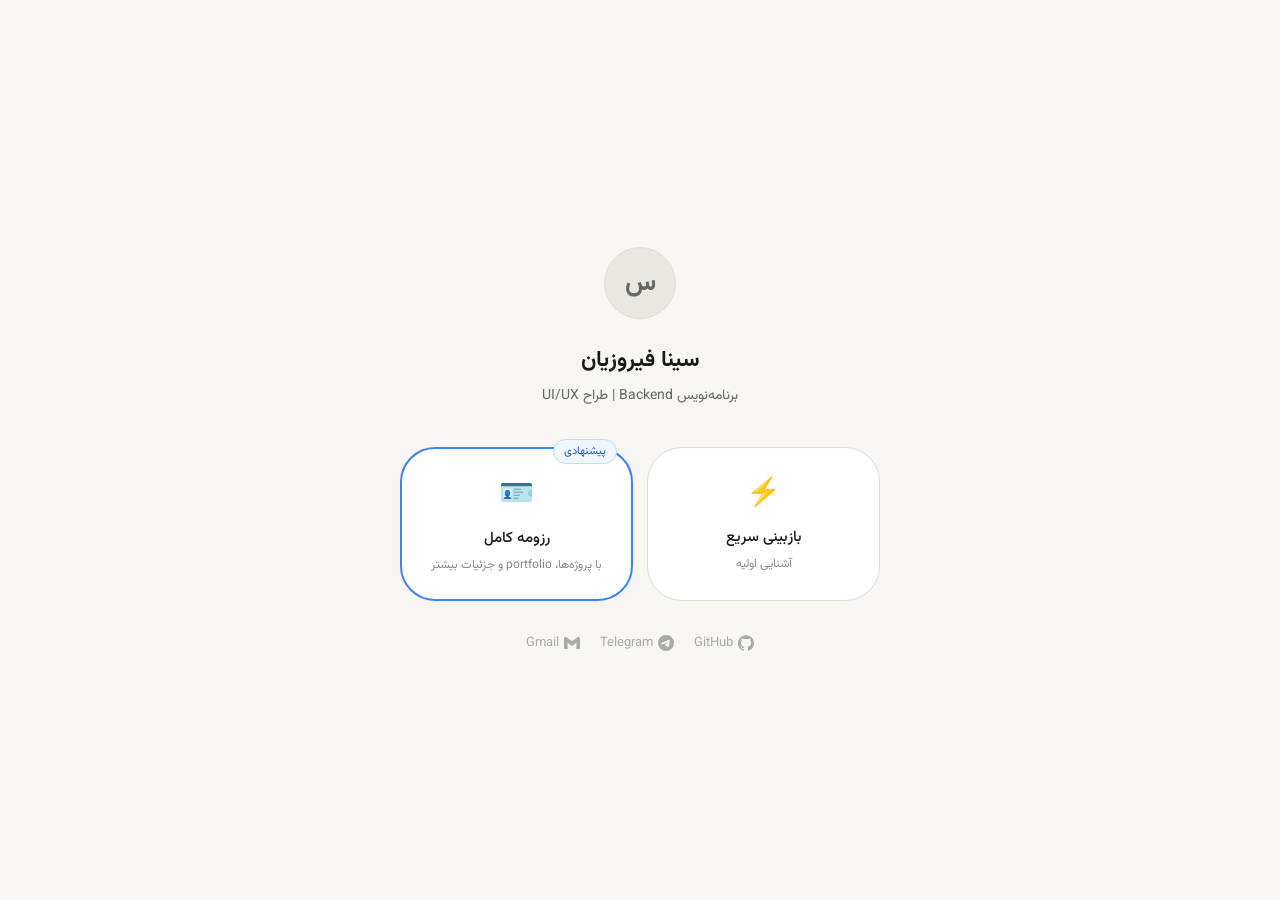
<file: index.html>
<!DOCTYPE html>
<html lang="fa" dir="rtl">

<head>
    <meta charset="UTF-8" />
    <meta name="viewport" content="width=device-width, initial-scale=1.0" />
    <title>سینا فیروزیان | رزومه</title>
    <meta name="description"
        content="رزومه رسمی سینا فیروزیان؛ معرفی سوابق کاری، مهارت‌ها، پروژه‌ها و راه‌های ارتباطی.">
    <link rel="preconnect" href="https://fonts.googleapis.com" />
    <link rel="preconnect" href="https://fonts.gstatic.com" crossorigin />
    <link href="https://fonts.googleapis.com/css2?family=Vazirmatn:wght@400;500;700&display=swap" rel="stylesheet" />
    <style>
        *,
        *::before,
        *::after {
            box-sizing: border-box;
            margin: 0;
            padding: 0;
        }

        body {
            font-family: 'Vazirmatn', sans-serif;
            background: #f7f6f3;
            color: #1a1a1a;
            min-height: 100vh;
            display: flex;
            align-items: center;
            justify-content: center;
            padding: 2rem 1rem;
        }

        .container {
            max-width: 480px;
            width: 100%;
            text-align: center;
        }

        .avatar {
            width: 72px;
            height: 72px;
            border-radius: 50%;
            background: #e9e7e2;
            display: flex;
            align-items: center;
            justify-content: center;
            margin: 0 auto 1.5rem;
            font-size: 26px;
            font-weight: 700;
            color: #666;
            border: 1px solid #ddd;
        }

        h1 {
            font-size: 22px;
            font-weight: 700;
            margin-bottom: 0.4rem;
        }

        .subtitle {
            font-size: 14px;
            color: #666;
            margin-bottom: 0.3rem;
        }

        .hint {
            font-size: 12px;
            color: #aaa;
            margin-bottom: 2.5rem;
        }

        .cards {
            display: grid;
            grid-template-columns: 1fr 1fr;
            gap: 14px;
            margin-bottom: 2rem;
        }

        .card {
            background: #fff;
            border: 1px solid #e0ddd8;
            border-radius: 35px;
            padding: 1.5rem 1rem;
            text-decoration: none;
            color: inherit;
            display: block;
            transition: border-color 0.15s, transform 0.1s;
            position: relative;
        }

        .card:hover {
            border-color: #b0aaa0;
            transform: translateY(-10px);
        }

        .card.featured {
            border: 2px solid #3b82f6;
        }

        .badge {
            position: absolute;
            top: -10px;
            right: 14px;
            background: #eff6ff;
            color: #1d4ed8;
            font-size: 11px;
            padding: 3px 10px;
            border-radius: 20px;
            border: 1px solid #bfdbfe;
        }

        .card-icon {
            font-size: 28px;
            margin-bottom: 10px;
            display: block;
        }

        .card-title {
            font-size: 15px;
            font-weight: 500;
            margin-bottom: 6px;
        }

        .card-desc {
            font-size: 12px;
            color: #888;
            line-height: 1.6;
        }

        .links {
            display: flex;
            gap: 20px;
            justify-content: center;
        }

        .links a {
            font-size: 13px;
            color: #aaa;
            text-decoration: none;
            display: flex;
            align-items: center;
            gap: 5px;
            transition: color 0.15s;
        }

        .links a:hover {
            color: #555;
        }

        .links svg {
            width: 16px;
            height: 16px;
            fill: currentColor;
        }

        @media (max-width: 360px) {
            .cards {
                grid-template-columns: 1fr;
            }
        }

        @media (prefers-color-scheme: dark) {
            body {
                background: #141414;
                color: #f0ede8;
            }

            .avatar {
                background: #2a2a2a;
                border-color: #333;
                color: #999;
            }

            .subtitle {
                color: #999;
            }

            .hint {
                color: #555;
            }

            .card {
                background: #1e1e1e;
                border-color: #2e2e2e;
            }

            .card:hover {
                border-color: #555;
            }

            .card.featured {
                border-color: #3b82f6;
            }

            .badge {
                background: #1e3a5f;
                color: #93c5fd;
                border-color: #2563eb;
            }

            .card-desc {
                color: #777;
            }

            .links a {
                color: #555;
            }

            .links a:hover {
                color: #aaa;
            }
        }
    </style>
</head>

<body>
    <div class="container">

        <div class="avatar">س</div>

        <h1>سینا فیروزیان</h1>
        <p class="subtitle">برنامه‌نویس Backend | طراح UI/UX</p>
        <p class="hint"></p>

        <div class="cards">

            <a href="/quick/index.html" class="card" target="_blank" rel="noopener">
                <span class="card-icon">⚡</span>
                <p class="card-title">بازبینی سریع</p>
                <p class="card-desc">آشنایی اولیه</p>
            </a>

            <a href="/full/index.html" class="card featured" target="_blank" rel="noopener">
                <span class="badge">پیشنهادی</span>
                <span class="card-icon">🪪</span>
                <p class="card-title">رزومه کامل</p>
                <p class="card-desc">با پروژه‌ها، portfolio و جزئیات بیشتر</p>
            </a>

        </div>

        <div class="links">
            <a href="https://github.com/sinafiruzian" target="_blank" rel="noopener">
                <svg viewBox="0 0 24 24" xmlns="http://www.w3.org/2000/svg">
                    <path
                        d="M12 .297c-6.63 0-12 5.373-12 12 0 5.303 3.438 9.8 8.205 11.385.6.113.82-.258.82-.577 0-.285-.01-1.04-.015-2.04-3.338.724-4.042-1.61-4.042-1.61C4.422 18.07 3.633 17.7 3.633 17.7c-1.087-.744.084-.729.084-.729 1.205.084 1.838 1.236 1.838 1.236 1.07 1.835 2.809 1.305 3.495.998.108-.776.417-1.305.76-1.605-2.665-.3-5.466-1.332-5.466-5.93 0-1.31.465-2.38 1.235-3.22-.135-.303-.54-1.523.105-3.176 0 0 1.005-.322 3.3 1.23.96-.267 1.98-.399 3-.405 1.02.006 2.04.138 3 .405 2.28-1.552 3.285-1.23 3.285-1.23.645 1.653.24 2.873.12 3.176.765.84 1.23 1.91 1.23 3.22 0 4.61-2.805 5.625-5.475 5.92.42.36.81 1.096.81 2.22 0 1.606-.015 2.896-.015 3.286 0 .315.21.69.825.57C20.565 22.092 24 17.592 24 12.297c0-6.627-5.373-12-12-12" />
                </svg>
                GitHub
            </a>
            <a href="https://t.me/Sinos60" target="_blank" rel="noopener">
                <svg viewBox="0 0 24 24" xmlns="http://www.w3.org/2000/svg">
                    <path
                        d="M11.944 0A12 12 0 0 0 0 12a12 12 0 0 0 12 12 12 12 0 0 0 12-12A12 12 0 0 0 12 0a12 12 0 0 0-.056 0zm4.962 7.224c.1-.002.321.023.465.14a.506.506 0 0 1 .171.325c.016.093.036.306.02.472-.18 1.898-.962 6.502-1.36 8.627-.168.9-.499 1.201-.82 1.23-.696.065-1.225-.46-1.9-.902-1.056-.693-1.653-1.124-2.678-1.8-1.185-.78-.417-1.21.258-1.91.177-.184 3.247-2.977 3.307-3.23.007-.032.014-.15-.056-.212s-.174-.041-.249-.024c-.106.024-1.793 1.14-5.061 3.345-.48.33-.913.49-1.302.48-.428-.008-1.252-.241-1.865-.44-.752-.245-1.349-.374-1.297-.789.027-.216.325-.437.893-.663 3.498-1.524 5.83-2.529 6.998-3.014 3.332-1.386 4.025-1.627 4.476-1.635z" />
                </svg>
                Telegram
            </a>
            <a href="mailto:firuziansina@gmail.com">
                <svg viewBox="0 0 24 24" xmlns="http://www.w3.org/2000/svg">
                    <path
                        d="M24 5.457v13.909c0 .904-.732 1.636-1.636 1.636h-3.819V11.73L12 16.64l-6.545-4.91v9.273H1.636A1.636 1.636 0 0 1 0 19.366V5.457c0-2.023 2.309-3.178 3.927-1.964L5.455 4.64 12 9.548l6.545-4.91 1.528-1.145C21.69 2.28 24 3.434 24 5.457z" />
                </svg>
                Gmail
            </a>
        </div>

    </div>
</body>

</html>
</file>
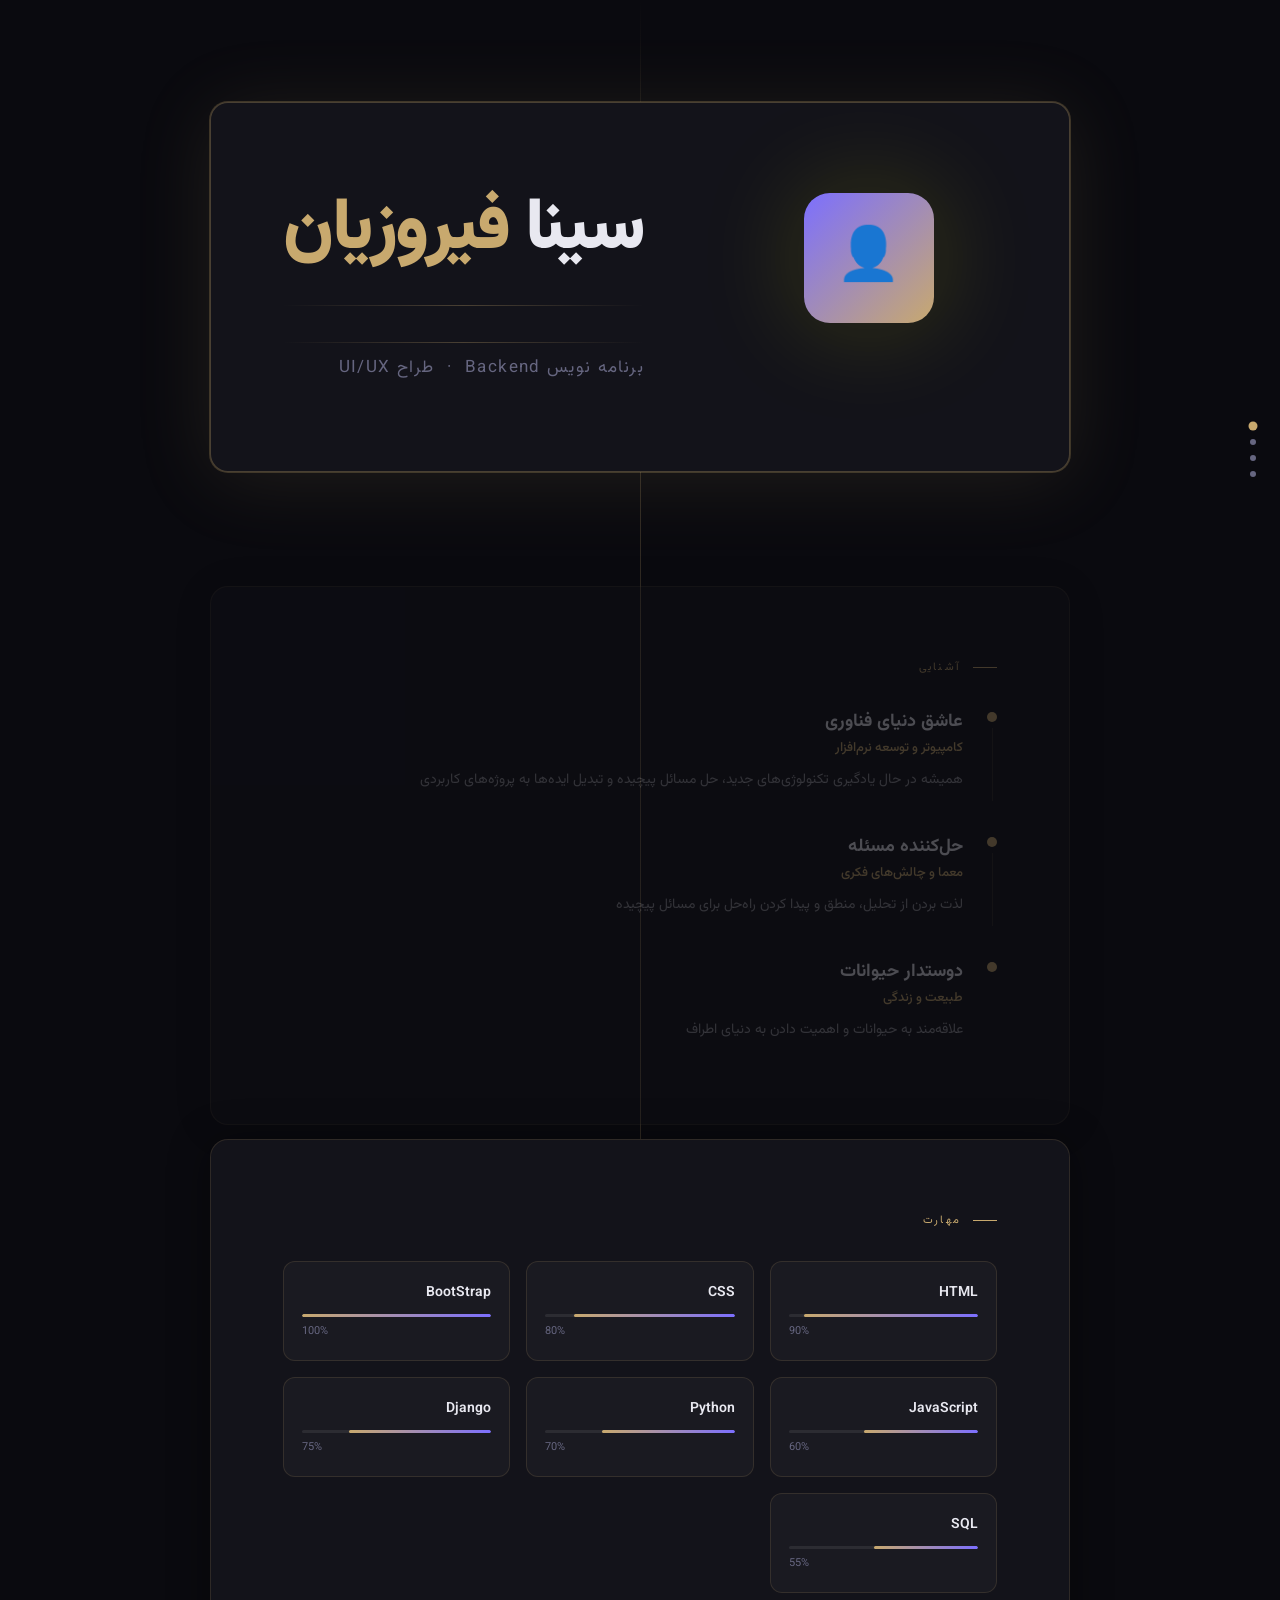
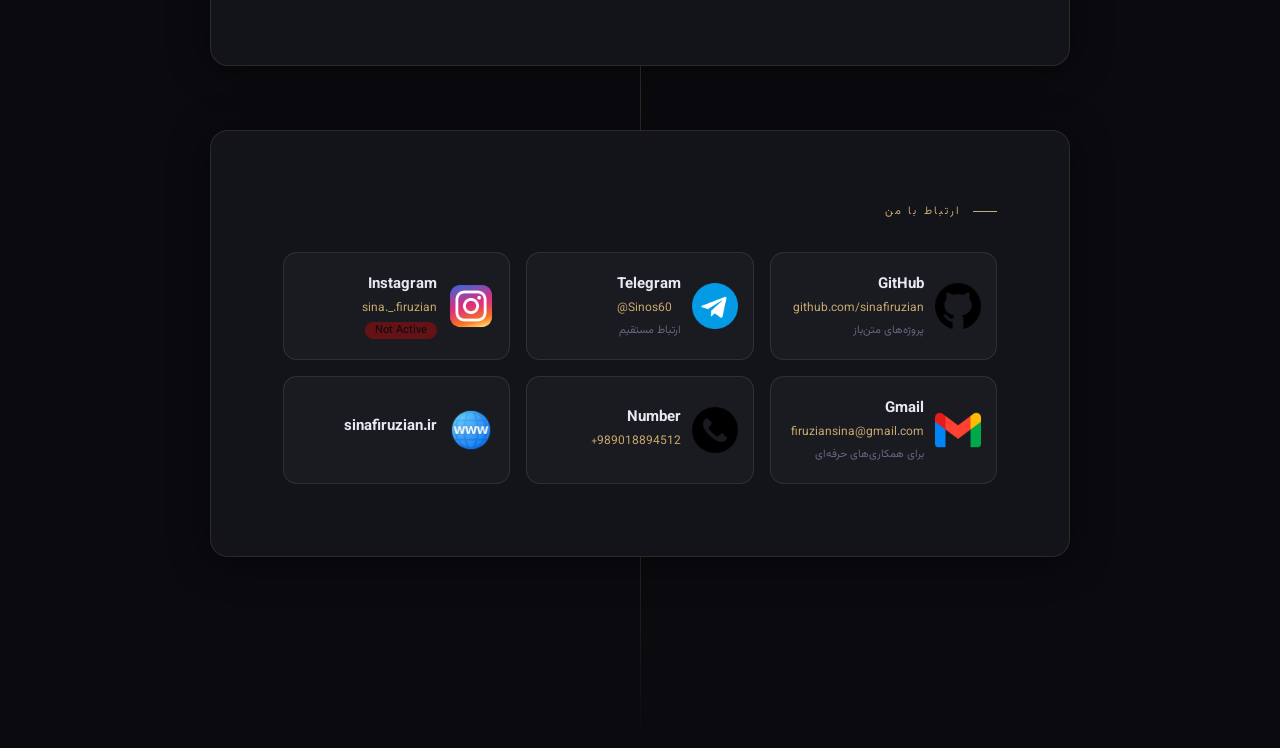
<file: quick/index.html>
<!DOCTYPE html>
<html lang="fa" dir="rtl">

<head>
    <meta charset="UTF-8">
    <meta name="viewport" content="width=device-width, initial-scale=1.0">
    <title>رزومه</title>
    <meta name="description"
        content="رزومه رسمی سینا فیروزیان؛ معرفی سوابق کاری، مهارت‌ها، پروژه‌ها و راه‌های ارتباطی.">
    <link href="https://fonts.googleapis.com/css2?family=Vazirmatn:wght@300;400;500;600;700;900&display=swap"
        rel="stylesheet">
    <style>
        :root {
            --bg: #0a0a0f;
            --page-bg: #13131a;
            --accent: #c8a96e;
            --accent2: #7c6fff;
            --text: #e8e8f0;
            --muted: #666680;
            --border: rgba(200, 169, 110, 0.15);
            --page-w: min(860px, 95vw);
            --gap: clamp(30px, 5vw, 80px);
        }

        * {
            margin: 0;
            padding: 0;
            box-sizing: border-box;
        }

        html {
            scroll-behavior: smooth;
        }

        body {
            font-family: 'Vazirmatn', sans-serif;
            background: var(--bg);
            color: var(--text);
            overflow-x: hidden;
        }

        /* ── SCROLLING TRACK ── */
        #scroll-track {
            position: relative;
            display: flex;
            flex-direction: column;
            align-items: center;
            padding: clamp(40px, 8vw, 120px) 16px;
            gap: var(--gap);
        }

        /* ── CONNECTOR LINE ── */
        #scroll-track::before {
            content: '';
            position: absolute;
            top: 0;
            bottom: 0;
            left: 50%;
            width: 1px;
            background: linear-gradient(to bottom, transparent, var(--accent) 10%, var(--accent) 90%, transparent);
            opacity: 0.2;
            pointer-events: none;
        }

        /* ── PAGE CARD ── */
        .page-card {
            width: var(--page-w);
            background: var(--page-bg);
            border: 1px solid var(--border);
            border-radius: 18px;
            overflow: hidden;
            position: relative;
            transform-origin: top center;
            transition: transform 0.5s cubic-bezier(0.4, 0, 0.2, 1),
                opacity 0.5s ease,
                box-shadow 0.5s ease;
            will-change: transform, opacity;
            box-shadow: 0 4px 40px rgba(0, 0, 0, 0.4);
        }

        @media (max-width: 451px) {
            .page-card {
                width: var(--page-w);
                background: var(--page-bg);
                border: 1px solid var(--border);
                border-radius: 18px;
                overflow: hidden;
                position: relative;
                transform-origin: center;
                transition: transform 0.5s cubic-bezier(0.4, 0, 0.2, 1),
                    opacity 0.5s ease, margin-bottom 0.5s ease,
                    box-shadow 0.5s ease;
                will-change: transform, opacity;
                box-shadow: 0 4px 40px rgba(0, 0, 0, 0.4);
                margin-top: 40%;
            }

            .page-card.is-past {
                transform: scale(0.88) translateY(-20px);
                opacity: 0.3;
                margin-bottom: -40%;
            }
        }

        .page-card.is-active {
            box-shadow: 0 8px 80px rgba(200, 169, 110, 0.12), 0 0 0 1px rgba(200, 169, 110, 0.25);
            border-color: rgba(200, 169, 110, 0.3);
        }

        .page-card.is-next {
            opacity: 0.3;
            transform: translateY(50px);
        }

        .page-card.is-past {
            transform: scale(0.88) translateY(-20px);
            opacity: 0.3;
        }

        /* Page number badge */
        .page-num {
            position: absolute;
            top: 20px;
            left: 24px;
            font-size: 11px;
            letter-spacing: 0.15em;
            color: var(--muted);
            text-transform: uppercase;
        }

        /* ─────────────────────────────────────────
     PAGE CONTENTS
  ───────────────────────────────────────── */

        /* === PAGE 1: HERO === */
        .page-hero {
            padding: clamp(48px, 8vw, 90px) clamp(28px, 6vw, 72px);
            display: grid;
            grid-template-columns: 1fr auto;
            gap: 32px;
            align-items: start;
        }

        @media(max-width:560px) {
            .page-hero {
                /* grid-template-columns: 1fr; */
                align-items: center;
            }
        }

        .hero-name {
            font-size: clamp(32px, 6vw, 72px);
            font-weight: 900;
            line-height: 1.05;
            letter-spacing: -0.03em;
            color: var(--text);
        }

        .hero-name span {
            color: var(--accent);
        }

        .hero-title {
            margin-top: 12px;
            font-size: clamp(13px, 2vw, 17px);
            color: var(--muted);
            font-weight: 400;
            letter-spacing: 0.08em;
        }

        .hero-contacts {
            display: flex;
            flex-direction: column;
            gap: 10px;
            align-items: center;
            margin-left: 20%;
            font-size: 13px;
            color: var(--muted);

        }


        .hero-contacts a {
            color: var(--accent);
            text-decoration: none;
            transition: opacity 0.2s;
        }

        .hero-contacts a:hover {
            opacity: 0.7;
        }

        .hero-divider {
            margin-top: 36px;
            height: 1px;
            background: linear-gradient(to left, transparent, var(--accent) 50%, transparent);
            opacity: 0.3;
        }

        .hero-summary {
            margin-top: 28px;
            font-size: clamp(13px, 1.8vw, 16px);
            line-height: 1.9;
            color: rgba(232, 232, 240, 0.7);
            max-width: 640px;
        }

        /* avatar placeholder */
        .avatar {
            width: clamp(80px, 12vw, 130px);
            height: clamp(80px, 12vw, 130px);
            border-radius: 20%;
            background: linear-gradient(135deg, var(--accent2), var(--accent));
            display: flex;
            align-items: center;
            justify-content: center;
            font-size: clamp(28px, 5vw, 52px);
            flex-shrink: 0;
            box-shadow: 0 0 100px 10px rgba(255, 255, 0, 0.131);
        }

        @media(max-width:460px) {

            .hero-contacts {
                align-items: center;
                margin-left: 0;

            }

            .avatar {
                width: clamp(100px, 12vw, 130px);
                height: clamp(100px, 12vw, 130px);
                border-radius: 20%;
                background: linear-gradient(135deg, var(--accent2), var(--accent));
                display: flex;
                align-items: center;
                justify-content: center;
                font-size: clamp(28px, 5vw, 52px);
                flex-shrink: 0;
            }
        }

        /* === PAGE 2: EXPERIENCE === */
        .page-section {
            padding: clamp(36px, 6vw, 72px) clamp(28px, 6vw, 72px);
        }

        .section-label {
            font-size: 11px;
            letter-spacing: 0.2em;
            text-transform: uppercase;
            color: var(--accent);
            margin-bottom: 32px;
            display: flex;
            align-items: center;
            gap: 12px;
        }

        .section-label::before {
            content: '';
            width: 24px;
            height: 1px;
            background: var(--accent);
        }

        .timeline {
            display: flex;
            flex-direction: column;
            gap: 32px;
        }

        .timeline-item {
            display: grid;
            grid-template-columns: auto 1fr;
            gap: 0 24px;
            position: relative;
        }

        .timeline-dot-col {
            display: flex;
            flex-direction: column;
            align-items: center;
            gap: 0;
            padding-top: 4px;
        }

        .timeline-dot {
            width: 10px;
            height: 10px;
            border-radius: 50%;
            background: var(--accent);
            flex-shrink: 0;
        }

        .timeline-line {
            width: 1px;
            flex: 1;
            background: var(--border);
            margin-top: 6px;
            min-height: 40px;
        }

        .timeline-item:last-child .timeline-line {
            display: none;
        }

        .timeline-body {
            padding-bottom: 8px;
        }

        .portof-title {
            font-size: clamp(15px, 2vw, 18px);
            font-weight: 700;
            color: var(--text);
        }

        .portof-short {
            font-size: 13px;
            color: var(--accent);
            margin-top: 2px;
            font-weight: 500;
        }

        .job-date {
            font-size: 12px;
            color: var(--muted);
            margin-top: 4px;
        }

        .portof-caption {
            margin-top: 10px;
            font-size: clamp(12px, 1.6vw, 14px);
            line-height: 1.8;
            color: rgba(232, 232, 240, 0.6);
        }

        /* === PAGE 3: SKILLS === */
        .skills-grid {
            display: grid;
            grid-template-columns: repeat(auto-fill, minmax(180px, 1fr));
            gap: 16px;
        }

        .skill-card {
            background: rgba(255, 255, 255, 0.03);
            border: 1px solid var(--border);
            border-radius: 12px;
            padding: 20px 18px;
        }

        .skill-name {
            font-size: 14px;
            font-weight: 600;
            color: var(--text);
            margin-bottom: 10px;
        }

        .skill-bar-track {
            height: 3px;
            background: rgba(255, 255, 255, 0.08);
            border-radius: 99px;
            overflow: hidden;
        }

        .skill-bar-fill {
            height: 100%;
            border-radius: 99px;
            background: linear-gradient(to left, var(--accent2), var(--accent));
            transition: width 1s cubic-bezier(0.4, 0, 0.2, 1);
        }

        .skill-level {
            font-size: 11px;
            color: var(--muted);
            margin-top: 6px;
            text-align: left;
        }

        /* === PAGE 4: social === */
        .social-grid {
            display: grid;
            grid-template-columns: repeat(auto-fill, minmax(220px, 1fr));
            gap: 16px;
        }

        .social-card {
            display: flex;
            align-items: center;
            gap: 16px;
            background: rgba(255, 255, 255, 0.03);
            border: 1px solid var(--border);
            border-radius: 14px;
            padding: 20px 20px;
            text-decoration: none;
            color: var(--text);
            transition: background 0.25s, border-color 0.25s, transform 0.25s;
        }

        .social-card:hover {
            background: rgba(200, 169, 110, 0.07);
            border-color: rgba(200, 169, 110, 0.35);
            transform: translateY(-3px);
        }

        .social-icon {
            width: 36px;
            height: 36px;
            border-radius: 12px;
            display: flex;
            align-items: center;
            justify-content: center;
            font-size: 22px;
            flex-shrink: 0;
        }

        .social-icon img {
            width: 46px;
            height: 46px;
        }

        .social-info {
            display: flex;
            flex-direction: column;
            gap: 3px;
            min-width: 0;
        }

        .social-name {
            font-size: 15px;
            font-weight: 700;
        }

        .social-handle {
            font-size: 12px;
            color: var(--accent);
            white-space: nowrap;
            overflow: hidden;
            text-overflow: ellipsis;
        }

        .social-desc {
            font-size: 11px;
            color: var(--muted);
            margin-top: 2px;
        }

        /* ── SCROLL PROGRESS BAR ── */
        #progress-bar {
            position: fixed;
            top: 0;
            left: 0;
            height: 2px;
            background: linear-gradient(to right, var(--accent2), var(--accent));
            z-index: 1000;
            transition: width 0.1s;
        }

        /* ── PAGE INDICATOR DOTS ── */
        #dots {
            position: fixed;
            right: clamp(8px, 2vw, 24px);
            top: 50%;
            transform: translateY(-50%);
            display: flex;
            flex-direction: column;
            gap: 10px;
            z-index: 100;
        }

        .dot {
            width: 6px;
            height: 6px;
            border-radius: 50%;
            background: var(--muted);
            cursor: pointer;
            transition: background 0.3s, transform 0.3s;
        }

        .dot.active {
            background: var(--accent);
            transform: scale(1.5);
        }
    </style>
</head>

<body>

    <div id="progress-bar"></div>
    <div id="dots"></div>

    <div id="scroll-track">
        <!-- PAGE 1 -->
        <div class="page-card" data-page="1">
            <!-- <span class="page-num">۰۱ / معرفی</span> -->
            <div class="page-hero">
                <div class="hero-contacts">
                    <div class="avatar">👤</div>
                </div>
                <div>
                    <h1 class="hero-name">سینا <span>فیروزیان</span></h1>
                    <div class="hero-divider"></div>
                    <div class="hero-divider"></div>
                    <!-- <p class="hero-summary">
        </p> -->
                    <p class="hero-title"> برنامه نویس Backend &nbsp;·&nbsp; طراح UI/UX</p>
                </div>
            </div>
        </div>

        <!-- PAGE 2: معرفی -->
        <div class="page-card" data-page="2">
            <!-- <span class="page-num">۰۲ / تجربه کاری</span> -->
            <div class="page-section">
                <div class="section-label">آشنایی</div>
                <div class="timeline">
                    <div class="timeline-item">
                        <div class="timeline-dot-col">
                            <div class="timeline-dot"></div>
                            <div class="timeline-line"></div>
                        </div>
                        <div class="timeline-body">
                            <div class="portof-title">عاشق دنیای فناوری</div>
                            <div class="portof-short">کامپیوتر و توسعه نرم‌افزار</div>
                            <!-- <div class="job-date">۱۴۰۱ – ۱۴۰۳</div> -->
                            <div class="portof-caption">همیشه در حال یادگیری تکنولوژی‌های جدید، حل مسائل پیچیده و تبدیل
                                ایده‌ها به پروژه‌های کاربردی</div>
                        </div>
                    </div>
                    <div class="timeline-item">
                        <div class="timeline-dot-col">
                            <div class="timeline-dot"></div>
                            <div class="timeline-line"></div>
                        </div>
                        <div class="timeline-body">
                            <div class="portof-title">حل‌کننده مسئله</div>
                            <div class="portof-short">معما و چالش‌های فکری</div>
                            <!-- <div class="job-date">۱۳۹۸ – ۱۴۰۱</div> -->
                            <div class="portof-caption">لذت بردن از تحلیل، منطق و پیدا کردن راه‌حل برای مسائل پیچیده
                            </div>
                        </div>
                    </div>
                    <div class="timeline-item">
                        <div class="timeline-dot-col">
                            <div class="timeline-dot"></div>
                            <div class="timeline-line"></div>
                        </div>
                        <div class="timeline-body">
                            <div class="portof-title">دوستدار حیوانات</div>
                            <div class="portof-short">طبیعت و زندگی</div>
                            <!-- <div class="job-date">۱۳۹۶ – ۱۳۹۸</div> -->
                            <div class="portof-caption">علاقه‌مند به حیوانات و اهمیت دادن به دنیای اطراف</div>
                        </div>
                    </div>
                </div>
            </div>
        </div>

        <!-- PAGE 3: مهارت‌ها -->
        <div class="page-card" data-page="3">
            <!-- <span class="page-num">۰۳ / مهارت‌ها</span> -->
            <div class="page-section">
                <div class="section-label">مهارت‌</div>
                <div class="skills-grid">
                    <div class="skill-card">
                        <div class="skill-name">HTML</div>
                        <div class="skill-bar-track">
                            <div class="skill-bar-fill" style="width:0" data-w="92%"></div>
                        </div>
                        <div class="skill-level">90%</div>
                    </div>
                    <div class="skill-card">
                        <div class="skill-name">CSS</div>
                        <div class="skill-bar-track">
                            <div class="skill-bar-fill" style="width:0" data-w="85%"></div>
                        </div>
                        <div class="skill-level">80%</div>
                    </div>
                    <div class="skill-card">
                        <div class="skill-name">BootStrap</div>
                        <div class="skill-bar-track">
                            <div class="skill-bar-fill" style="width:0" data-w="100%"></div>
                        </div>
                        <div class="skill-level">100%</div>
                    </div>
                    <div class="skill-card">
                        <div class="skill-name">JavaScript</div>
                        <div class="skill-bar-track">
                            <div class="skill-bar-fill" style="width:0" data-w="60%"></div>
                        </div>
                        <div class="skill-level">60%</div>
                    </div>
                    <div class="skill-card">
                        <div class="skill-name">Python</div>
                        <div class="skill-bar-track">
                            <div class="skill-bar-fill" style="width:0" data-w="70%"></div>
                        </div>
                        <div class="skill-level">70%</div>
                    </div>
                    <div class="skill-card">
                        <div class="skill-name">Django</div>
                        <div class="skill-bar-track">
                            <div class="skill-bar-fill" style="width:0" data-w="75%"></div>
                        </div>
                        <div class="skill-level">75%</div>
                    </div>
                    <div class="skill-card">
                        <div class="skill-name">SQL</div>
                        <div class="skill-bar-track">
                            <div class="skill-bar-fill" style="width:0" data-w="55%"></div>
                        </div>
                        <div class="skill-level">55%</div>
                    </div>
                </div>
            </div>
        </div>

        <!-- PAGE 4: تحصیلات -->
        <div class="snap-section">
            <div class="page-card" data-index="3">
                <!-- <span class="page-num">۰۴ / شبکه‌های اجتماعی</span> -->
                <div class="page-inner">
                    <div class="page-section">
                        <div class="section-label">ارتباط با من</div>
                        <div class="social-grid">

                            <a href="https://github.com/sinafiruzian" target="_blank" class="social-card">
                                <div class="social-icon">
                                    <img src="social/github.png" alt="github">
                                </div>
                                <div class="social-info">
                                    <div class="social-name">GitHub</div>
                                    <div class="social-handle">github.com/sinafiruzian</div>
                                    <div class="social-desc">پروژه‌های متن‌باز</div>
                                </div>
                            </a>

                            <a href="https://t.me/Sinos60" target="_blank" class="social-card">
                                <div class="social-icon">
                                    <img src="social/telegram.png" alt="">
                                </div>
                                <div class="social-info">
                                    <div class="social-name">Telegram</div>
                                    <div class="social-handle" dir="ltr">@Sinos60</div>
                                    <div class="social-desc">ارتباط مستقیم</div>
                                </div>
                            </a>

                            <a href="https://t.me/Sinos60" target="_blank" class="social-card">
                                <div class="social-icon">
                                    <img src="social/instagram.png" alt="">
                                </div>
                                <div class="social-info">
                                    <div class="social-name">Instagram</div>
                                    <div class="social-handle" dir="ltr">sina._.firuzian</div>
                                    <div class="social-desc"><span
                                            style="background: rgba(255, 0, 0, 0.321); border-radius: 20px; padding: 0 10px;color: #0a0a0f;">Not
                                            Active</span></div>
                                </div>
                            </a>

                            <a href="mailto:firuziansina@gmail.com" class="social-card">
                                <div class="social-icon">
                                    <img src="social/gmail.png" alt="">
                                </div>
                                <div class="social-info">
                                    <div class="social-name">Gmail</div>
                                    <div class="social-handle">firuziansina@gmail.com</div>
                                    <div class="social-desc">برای همکاری‌های حرفه‌ای</div>
                                </div>
                            </a>

                            <a href="tel:09018894512" class="social-card">
                                <div class="social-icon">
                                    <img src="social/call.png" alt="">
                                </div>
                                <div class="social-info">
                                    <div class="social-name">Number</div>
                                    <div class="social-handle" dir="ltr">+989018894512</div>
                                    <div class="social-desc"></div>
                                </div>
                            </a>

                            <a href="https://sinafiruzian.ir" target="_blank" class="social-card">
                                <div class="social-icon"><img src="social/website.png" alt=""></div>
                                <div class="social-info">
                                    <div class="social-name">sinafiruzian.ir</div>
                                    <div class="social-handle"></div>
                                    <div class="social-desc"></div>
                                </div>
                            </a>

                        </div>
                    </div>
                </div>
            </div>
        </div>‌
    </div>

    <script>
        const cards = [...document.querySelectorAll('.page-card')];
        const progressBar = document.getElementById('progress-bar');
        const dotsContainer = document.getElementById('dots');

        // Build dots
        cards.forEach((_, i) => {
            const d = document.createElement('div');
            d.className = 'dot';
            d.title = `صفحه ${i + 1}`;
            d.addEventListener('click', () => {
                cards[i].scrollIntoView({ behavior: 'smooth', block: 'center' });
            });
            dotsContainer.appendChild(d);
        });
        const dots = [...dotsContainer.querySelectorAll('.dot')];

        // Animate skill bars when page 3 enters viewport
        let skillsAnimated = false;
        function animateSkills() {
            if (skillsAnimated) return;
            document.querySelectorAll('.skill-bar-fill').forEach(bar => {
                bar.style.width = bar.dataset.w;
            });
            skillsAnimated = true;
        }

        function getCardCenter(card) {
            const r = card.getBoundingClientRect();
            return r.top + r.height / 2;
        }

        function onScroll() {
            const winH = window.innerHeight;
            const mid = winH / 2;

            // Progress bar
            const docH = document.documentElement.scrollHeight - winH;
            const pct = Math.min(100, (window.scrollY / docH) * 100);
            progressBar.style.width = pct + '%';

            let activeIdx = 0;
            let minDist = Infinity;

            cards.forEach((card, i) => {
                const center = getCardCenter(card);
                const dist = Math.abs(center - mid);
                if (dist < minDist) { minDist = dist; activeIdx = i; }
            });

            cards.forEach((card, i) => {
                card.classList.remove('is-active', 'is-past', 'is-next');

                if (i === activeIdx) {
                    card.classList.add('is-active');
                } else if (i === activeIdx + 1) {
                    card.classList.add('is-next');
                } else if (i < activeIdx) {
                    card.classList.add('is-past');
                }
            });

            dots.forEach((d, i) => d.classList.toggle('active', i === activeIdx));

            // trigger skills animation when page 3 is active
            if (activeIdx === 2) animateSkills();
        }

        window.addEventListener('scroll', onScroll, { passive: true });
        onScroll();
    </script>
</body>

</html>
</file>
